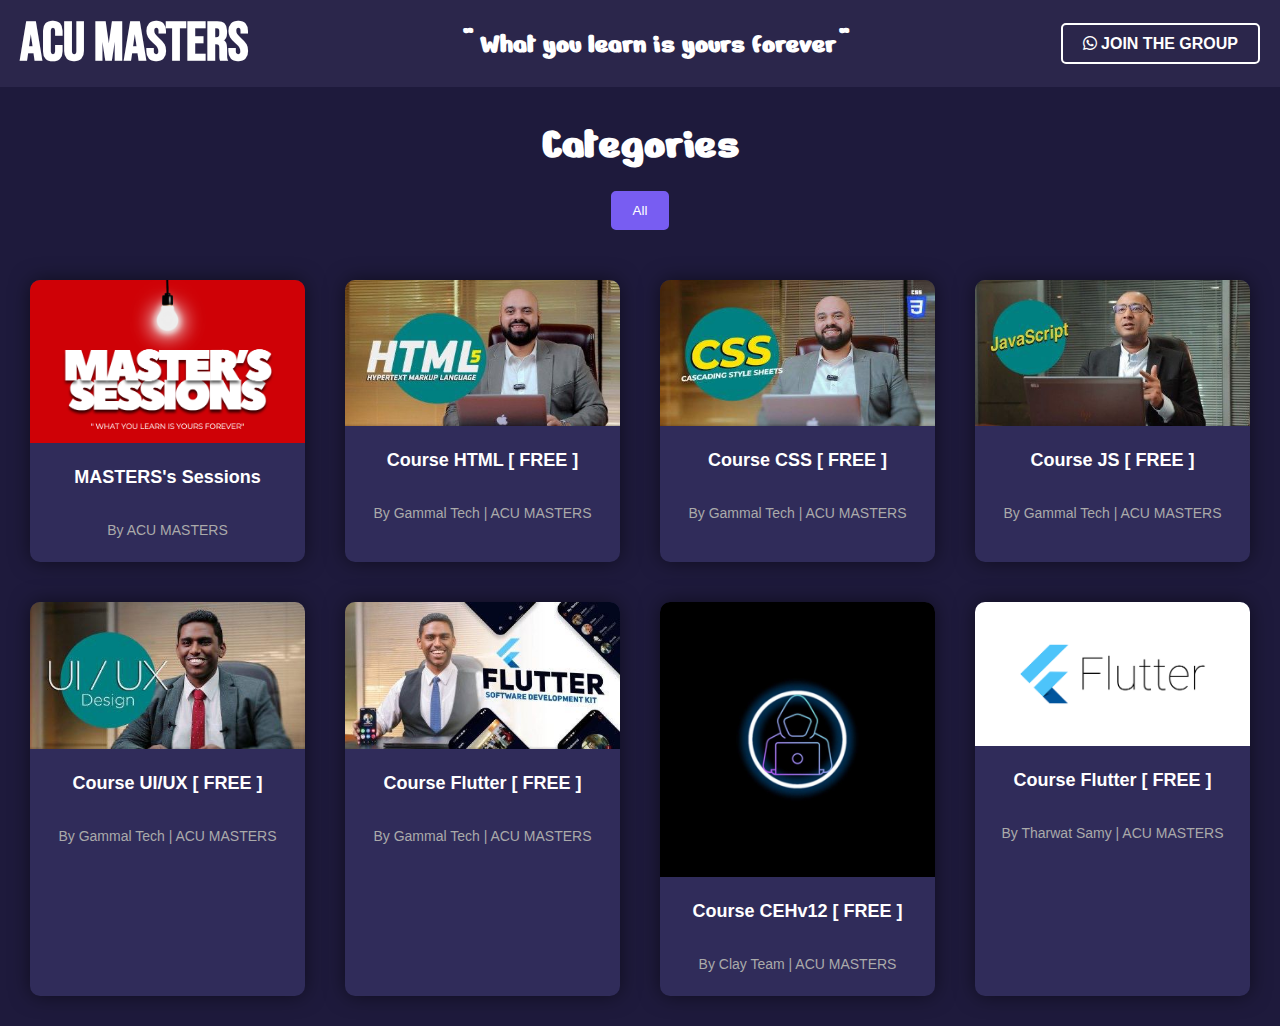
<file: index.html>
<!DOCTYPE html>
<html lang="en">
<head>
    <meta charset="UTF-8">
    <meta name="viewport" content="width=device-width, initial-scale=1.0">
    <title>ACU MASTERS</title>
    <link rel="stylesheet" href="styles.css">
    <link rel="stylesheet" href="https://cdnjs.cloudflare.com/ajax/libs/font-awesome/6.0.0-beta3/css/all.min.css">
    <link rel="icon" type="image/png" href="logo.png">
    <link rel="icon" type="image/x-icon" href="icon.jpg">
    <link rel="stylesheet" href="https://fonts.googleapis.com/css2?family=Bebas+Neue&display=swap">
    <link rel="stylesheet" href="https://fonts.googleapis.com/css2?family=Nerko+One&display=swap">

    <!-- Pre-loader CSS -->
    <style>
        /* Pre-loader styles */
        #preloader {
            position: fixed;
            top: 0;
            left: 0;
            width: 100%;
            height: 100%;
            background-color: #ffffff; /* or any color matching your theme */
            display: flex;
            align-items: center;
            justify-content: center;
            z-index: 9999;
        }

        .pre-loader {
            display: flex;
            font-size: 2rem;
            font-family: 'Bebas Neue', sans-serif;
            list-style: none;
            padding: 0;
        }

        .pre-loader li {
            margin: 0 0.2rem;
            animation: bounce 0.8s infinite alternate;
        }

        .pre-loader li:nth-child(1) { animation-delay: 0s; }
        .pre-loader li:nth-child(2) { animation-delay: 0.1s; }
        .pre-loader li:nth-child(3) { animation-delay: 0.2s; }
        .pre-loader li:nth-child(4) { animation-delay: 0.3s; }
        .pre-loader li:nth-child(5) { animation-delay: 0.4s; }
        .pre-loader li:nth-child(6) { animation-delay: 0.5s; }
        .pre-loader li:nth-child(7) { animation-delay: 0.6s; }

        @keyframes bounce {
            0% { transform: translateY(0); }
            100% { transform: translateY(-30px); }
        }
    </style>
</head>
<body>
    <!-- Pre-loader -->
    <div id="preloader">
        <ul class="pre-loader">
            <li>L</li>
            <li>O</li>
            <li>A</li>
            <li>D</li>
            <li>I</li>
            <li>N</li>
            <li>G</li>
        </ul>
    </div>

    <!-- Your existing content -->
    <header>
        <div class="logo">
            <h1 style="font-size: 55px;">ACU MASTERS</h1>
        </div>
        <h2>" What you learn is yours forever"</h2>
        <div class="cta">
            <a href="https://chat.whatsapp.com/BtoyeC5io8ZF40tfcTUGoT" class="work-with-us">
                <i class="fab fa-whatsapp"></i> JOIN THE GROUP
            </a>
        </div>
    </header>

    <section class="categories">
        <h2>Categories</h2>
        <div class="category-list">
            <button class="active">All</button>
        </div>
    </section>

    <section class="articles">
        <!-- Row 1 -->
        <div class="article-card">
            <a href="sessions.html">
                <img src="master's_session.png" alt="MASTERS Sessions">
            </a>
            <h3>MASTERS's Sessions</h3>
            <p>By ACU MASTERS</p>
        </div>
        <div class="article-card">
            <a href="https://mega.nz/file/t2VxSCwT#pXao7MiPWlfDccnnT-6TmbUkONpIu691dndUGx04ojc"target="_blank">
                <img src="gammal_html.jpg" alt="HTML Course">
            </a>
            <h3>Course HTML [ FREE ]</h3>
            <p>By Gammal Tech | ACU MASTERS</p>
        </div>
        <div class="article-card">
            <a href="https://mega.nz/folder/VnNk1LoA#A3V4sM9UgZ7FMEQzH66pkg"target="_blank">
                <img src="gammal.css.jpg" alt="CSS Course">
            </a>
            <h3>Course CSS [ FREE ]</h3>
            <p>By Gammal Tech | ACU MASTERS</p>
        </div>
        <div class="article-card">
            <a href="https://mega.nz/folder/xqFgDTJQ#wtdNeVVZNvKW4IQsZ0rrDQ"target="_blank">
                <img src="gammal_js.jpg" alt="JS Course">
            </a>
            <h3>Course JS [ FREE ]</h3>
            <p>By Gammal Tech | ACU MASTERS</p>
        </div>
        <div class="article-card">
            <a href="https://mega.nz/file/9zcXHJBS#yZCAFIEQHaunm_uojXMBbeypqbS8RAf8SwgZVMfq-SE"target="_blank">
                <img src="gammal_uiux.jpg" alt="UI/UX Course">
            </a>
            <h3>Course UI/UX [ FREE ]</h3>
            <p>By Gammal Tech | ACU MASTERS</p>
        </div>
        <div class="article-card">
            <a href="https://mega.nz/folder/onUQVKyR#fitpBr42HZS9euQZNPBNfg"target="_blank">
                <img src="gammal_flutter.jpg" alt="JS Course">
            </a>
            <h3>Course Flutter [ FREE ]</h3>
            <p>By Gammal Tech | ACU MASTERS</p>
        </div>
    
        <!-- Row 2 (Duplicated Cards) -->
        <div class="article-card">
            <a href="https://mega.nz/file/kSV1GLhZ#610TGcA_XR1qeZkgCHlD0UWaVOci5z7Sft7PWpaK3Rc"target="_blank">
                <img src="cehv12.jpg" alt="HTML Course">
            </a>
            <h3>Course CEHv12 [ FREE ]</h3>
            <p>By Clay Team | ACU MASTERS</p>
        </div>
        <div class="article-card">
            <a href="https://www.mediafire.com/file/8cxrp7x248fni48/Flutter+%26+Firebase+Build+Your+Own+E-Commerce+App.rar/file"target="_blank">
                <img src="flutter.png" alt="CSS Course">
            </a>
            <h3>Course Flutter [ FREE ]</h3>
            <p>By Tharwat Samy | ACU MASTERS</p>
        </div>
    </section>

    <!-- Hide the pre-loader once the page is fully loaded -->
    <script>
        window.addEventListener('load', function() {
            const preloader = document.getElementById('preloader');
            preloader.style.display = 'none';
        });
    </script>
</body>
</html>
</file>
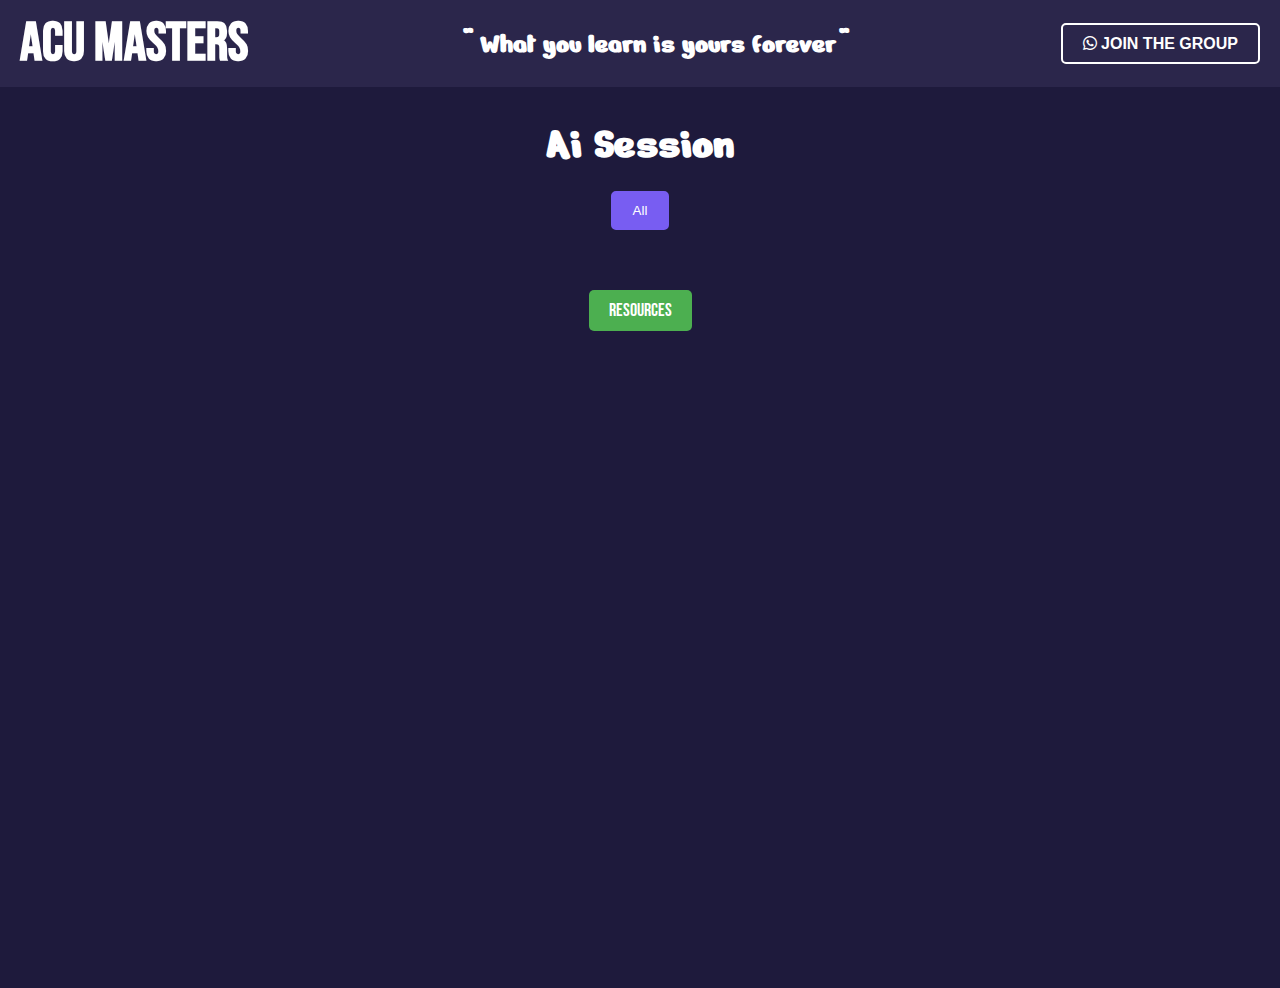
<file: ai_preview.html>
<!DOCTYPE html>
<html lang="en">
<head>
    <meta charset="UTF-8">
    <meta name="viewport" content="width=device-width, initial-scale=1.0">
    <title>Preview</title>
    <link rel="stylesheet" href="styles.css">
    <link rel="stylesheet" href="https://cdnjs.cloudflare.com/ajax/libs/font-awesome/6.0.0-beta3/css/all.min.css">
    <link rel="icon" type="image/png" href="logo.png">
    <link rel="icon" type="image/x-icon" href="icon.jpg">
    <link rel="stylesheet" href="https://fonts.googleapis.com/css2?family=Bebas+Neue&display=swap">
    <link rel="stylesheet" href="https://fonts.googleapis.com/css2?family=Nerko One&display=swap">
</head>
<body>
    <header>
        <div class="logo">
          <h1 style="font-size: 55px;">ACU MASTERS</h1>

        </div>
        <h2>" What you learn is yours forever"</h2>
        <div class="cta">
            <a href="https://chat.whatsapp.com/BtoyeC5io8ZF40tfcTUGoT" class="work-with-us">
                <i class="fab fa-whatsapp"></i> JOIN THE GROUP
            </a>
        </div>
    </header>

    <section class="categories">
        <h2>Ai Session</h2>
        <div class="category-list">
            <button class="active">All</button>
        </div>
    </section>
    <section class="articles">
      <!-- Row 1 -->
      <button onclick="location.href='https://drive.google.com/file/d/1l5FRBXGPuMHSj71t3A8OB_y6Y3PCHkKM/view?usp=drive_link'"target="_blank" class="btn">Resources</button>
  


    </section>

    <section class="articles">
      <!-- Row 1 -->
      <iframe width="1026" height="577" src="https://www.youtube.com/embed/MV8_jBfTaGc" title="Artificial Intelligence Session" frameborder="0" allow="accelerometer; autoplay; clipboard-write; encrypted-media; gyroscope; picture-in-picture; web-share" referrerpolicy="strict-origin-when-cross-origin" allowfullscreen></iframe>
  
    </section>
  
</body>
</html>
</file>
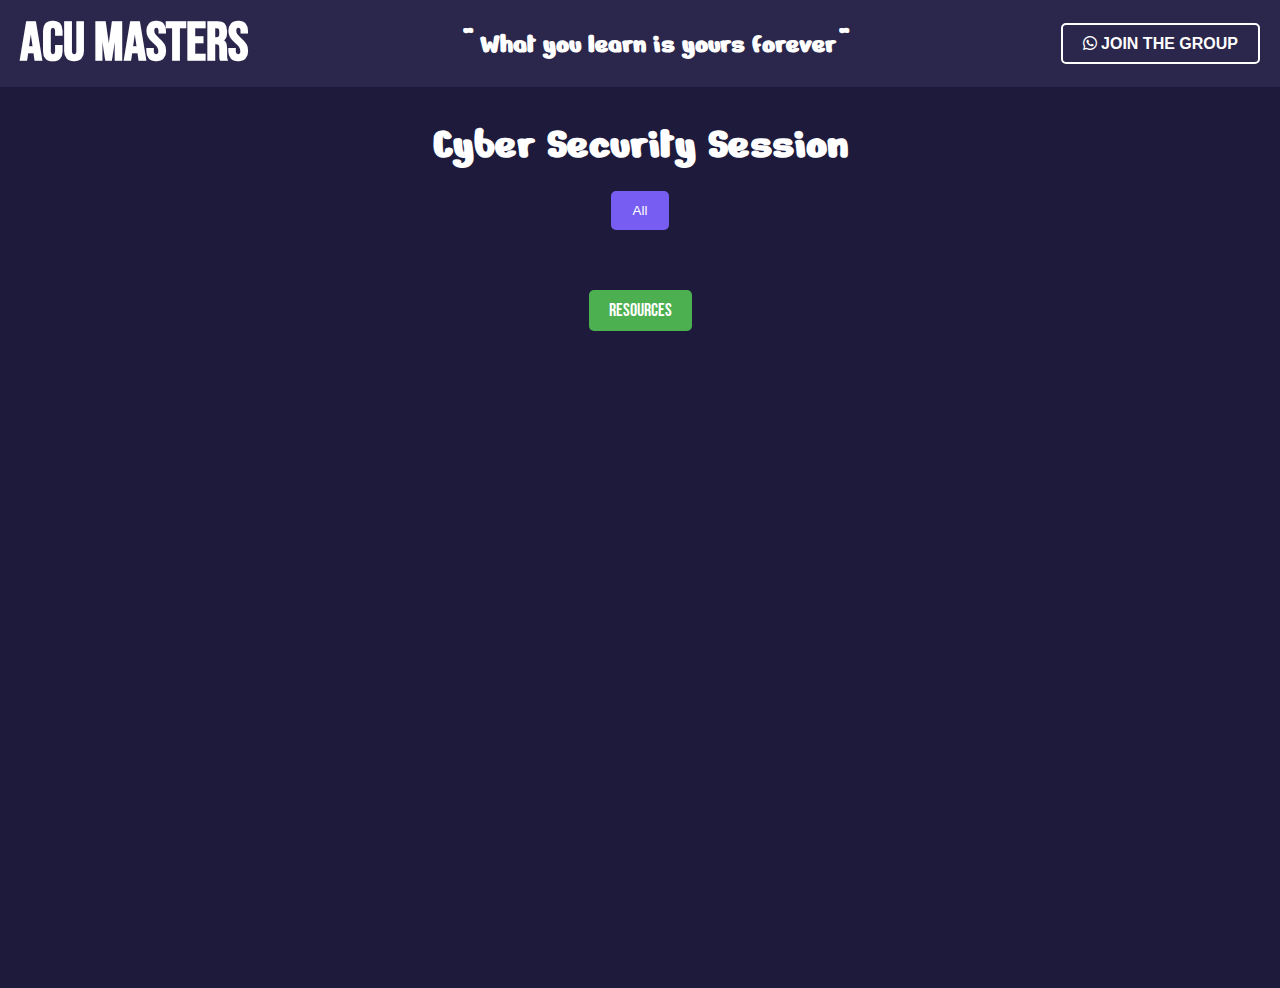
<file: cyber_preview.html>
<!DOCTYPE html>
<html lang="en">
<head>
    <meta charset="UTF-8">
    <meta name="viewport" content="width=device-width, initial-scale=1.0">
    <title>Preview</title>
    <link rel="stylesheet" href="styles.css">
    <link rel="stylesheet" href="https://cdnjs.cloudflare.com/ajax/libs/font-awesome/6.0.0-beta3/css/all.min.css">
    <link rel="icon" type="image/png" href="logo.png">
    <link rel="icon" type="image/x-icon" href="icon.jpg">
    <link rel="stylesheet" href="https://fonts.googleapis.com/css2?family=Bebas+Neue&display=swap">
    <link rel="stylesheet" href="https://fonts.googleapis.com/css2?family=Nerko One&display=swap">
</head>
<body>
    <header>
        <div class="logo">
          <h1 style="font-size: 55px;">ACU MASTERS</h1>

        </div>
        <h2>" What you learn is yours forever"</h2>
        <div class="cta">
            <a href="https://chat.whatsapp.com/BtoyeC5io8ZF40tfcTUGoT" class="work-with-us">
                <i class="fab fa-whatsapp"></i> JOIN THE GROUP
            </a>
        </div>
    </header>

    <section class="categories">
        <h2>Cyber Security Session</h2>
        <div class="category-list">
            <button class="active">All</button>
        </div>
    </section>
    <section class="articles">
      <!-- Row 1 -->
      <button onclick="location.href='https://drive.google.com/file/d/1R5b2hDLYjOHiLejuFS3SdTWLIcnIOmHj/view?usp=drive_link' "target="_blank" class="btn">Resources</button>
  


    </section>

    <section class="articles">
      <!-- Row 1 -->
      <iframe width="1026" height="577" src="https://www.youtube.com/embed/a42ZApH2EvY" title="Meeting Recording cybersecurity" frameborder="0" allow="accelerometer; autoplay; clipboard-write; encrypted-media; gyroscope; picture-in-picture; web-share" referrerpolicy="strict-origin-when-cross-origin" allowfullscreen></iframe>  </section>

  
    </section>
  
</body>
</html>
</file>
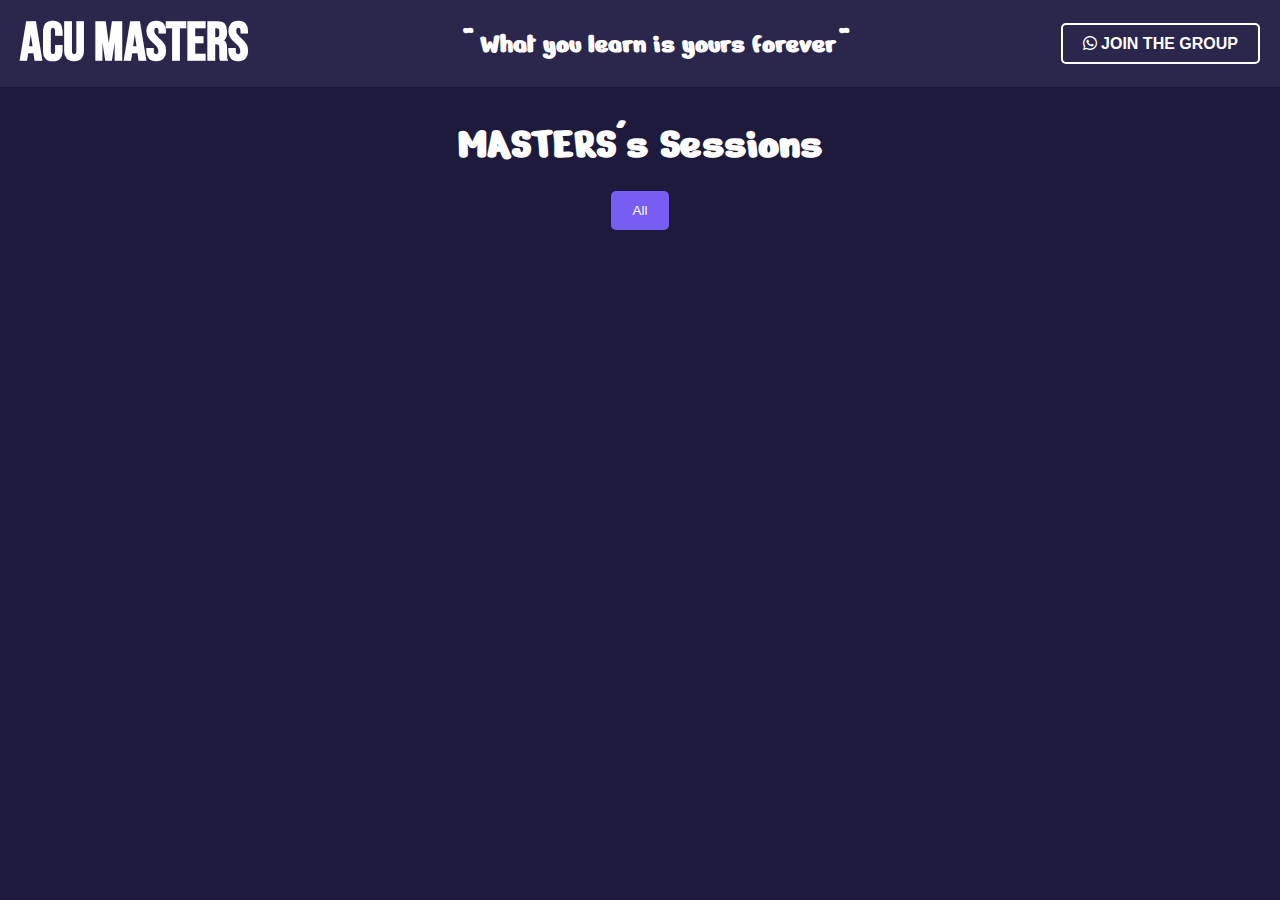
<file: flutter_preview.html>
<!DOCTYPE html>
<html lang="en">
<head>
    <meta charset="UTF-8">
    <meta name="viewport" content="width=device-width, initial-scale=1.0">
    <title>Preview</title>
    <link rel="stylesheet" href="styles.css">
    <link rel="stylesheet" href="https://cdnjs.cloudflare.com/ajax/libs/font-awesome/6.0.0-beta3/css/all.min.css">
    <link rel="icon" type="image/png" href="logo.png">
    <link rel="icon" type="image/x-icon" href="icon.jpg">
    <link rel="stylesheet" href="https://fonts.googleapis.com/css2?family=Bebas+Neue&display=swap">
    <link rel="stylesheet" href="https://fonts.googleapis.com/css2?family=Nerko One&display=swap">
</head>
<body>
    <header>
        <div class="logo">
          <h1 style="font-size: 55px;">ACU MASTERS</h1>

        </div>
        <h2>" What you learn is yours forever"</h2>
        <div class="cta">
            <a href="https://chat.whatsapp.com/BtoyeC5io8ZF40tfcTUGoT" class="work-with-us">
                <i class="fab fa-whatsapp"></i> JOIN THE GROUP
            </a>
        </div>
    </header>

    <section class="categories">
        <h2>MASTERS's Sessions</h2>
        <div class="category-list">
            <button class="active">All</button>
        </div>
    </section>

    <section class="articles">
      <!-- Row 1 -->
      
      <iframe width="1026" height="577" src="https://www.youtube.com/embed/Q04D0IswA9E" title="Orientation meeting for flutter" frameborder="0" allow="accelerometer; autoplay; clipboard-write; encrypted-media; gyroscope; picture-in-picture; web-share" referrerpolicy="strict-origin-when-cross-origin" allowfullscreen></iframe>  </section>
  
</body>
</html>
</file>
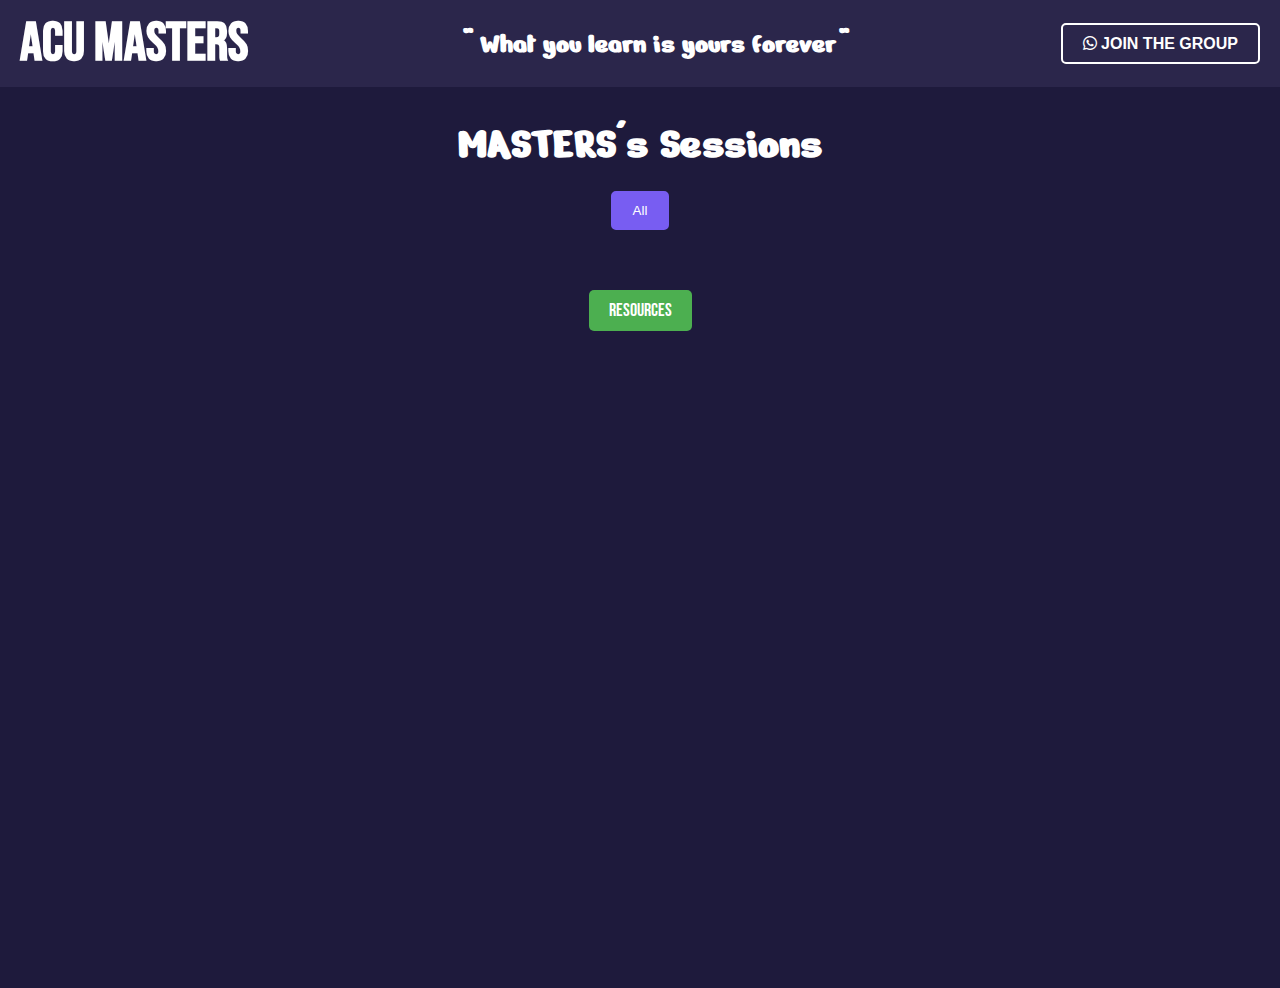
<file: front_preview.html>
<!DOCTYPE html>
<html lang="en">
<head>
    <meta charset="UTF-8">
    <meta name="viewport" content="width=device-width, initial-scale=1.0">
    <title>Preview</title>
    <link rel="stylesheet" href="styles.css">
    <link rel="stylesheet" href="https://cdnjs.cloudflare.com/ajax/libs/font-awesome/6.0.0-beta3/css/all.min.css">
    <link rel="icon" type="image/png" href="logo.png">
    <link rel="icon" type="image/x-icon" href="icon.jpg">
    <link rel="stylesheet" href="https://fonts.googleapis.com/css2?family=Bebas+Neue&display=swap">
    <link rel="stylesheet" href="https://fonts.googleapis.com/css2?family=Nerko One&display=swap">
</head>
<body>
    <header>
        <div class="logo">
          <h1 style="font-size: 55px;">ACU MASTERS</h1>

        </div>
        <h2>" What you learn is yours forever"</h2>
        <div class="cta">
            <a href="https://chat.whatsapp.com/BtoyeC5io8ZF40tfcTUGoT" class="work-with-us">
                <i class="fab fa-whatsapp"></i> JOIN THE GROUP
            </a>
        </div>
    </header>

    <section class="categories">
        <h2>MASTERS's Sessions</h2>
        <div class="category-list">
            <button class="active">All</button>
        </div>
    </section>
    <section class="articles">
      <!-- Row 1 -->
      <button onclick="location.href='https://prezi.com/view/62EKKeD5zfa0o4KswqCU/' "target="_blank" class="btn">Resources</button>
  


    </section>
    <section class="articles">
      <!-- Row 1 -->
      
      <iframe width="1026" height="577" src="https://www.youtube.com/embed/k8C7NWwkTQA" title="Front-end" frameborder="0" allow="accelerometer; autoplay; clipboard-write; encrypted-media; gyroscope; picture-in-picture; web-share" referrerpolicy="strict-origin-when-cross-origin" allowfullscreen></iframe>  </section>
  
</body>
</html>
</file>
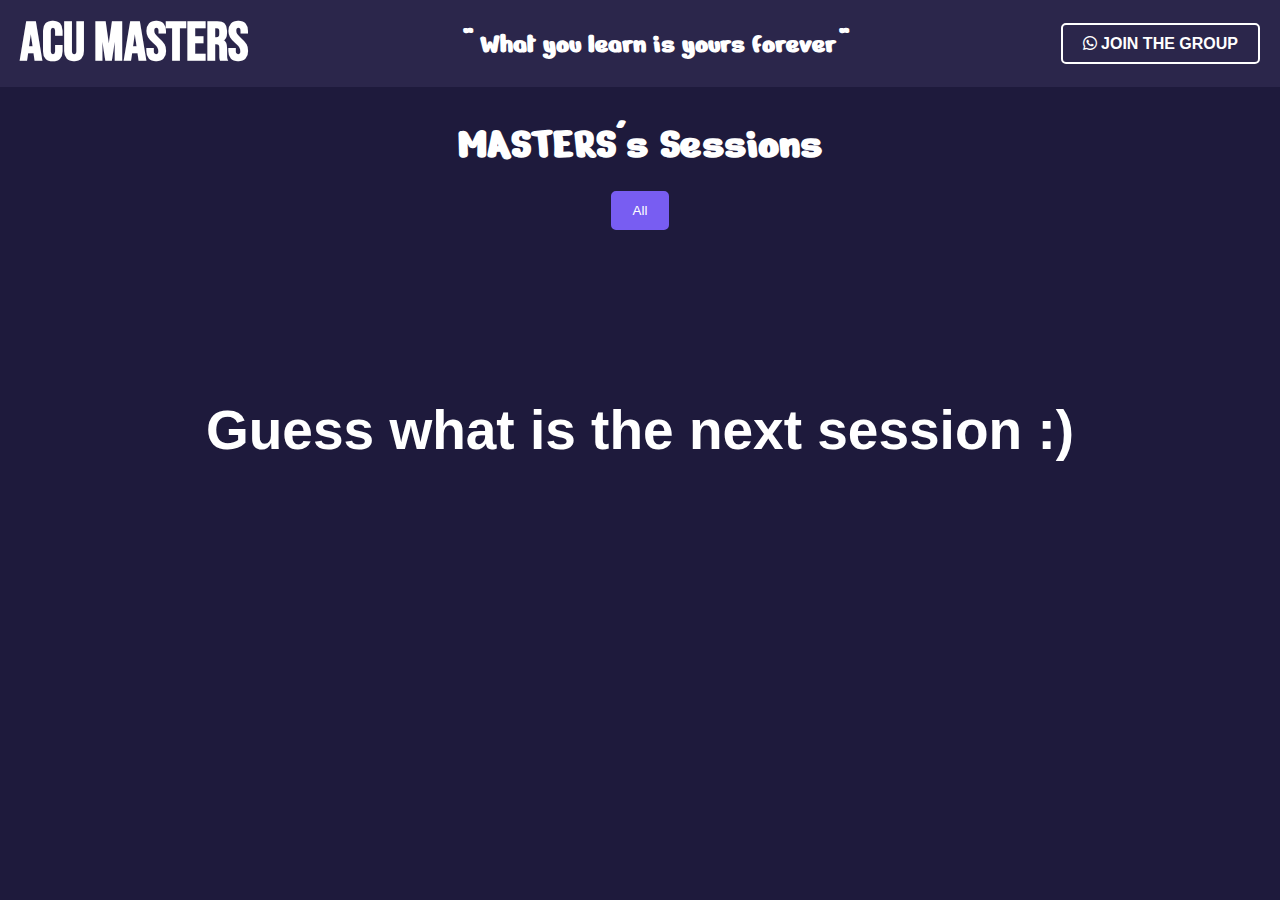
<file: guess.html>
<!DOCTYPE html>
<html lang="en">
<head>
    <meta charset="UTF-8">
    <meta name="viewport" content="width=device-width, initial-scale=1.0">
    <title>Preview</title>
    <link rel="stylesheet" href="styles.css">
    <link rel="stylesheet" href="https://cdnjs.cloudflare.com/ajax/libs/font-awesome/6.0.0-beta3/css/all.min.css">
    <link rel="icon" type="image/png" href="logo.png">
    <link rel="icon" type="image/x-icon" href="icon.jpg">
    <link rel="stylesheet" href="https://fonts.googleapis.com/css2?family=Bebas+Neue&display=swap">
    <link rel="stylesheet" href="https://fonts.googleapis.com/css2?family=Nerko One&display=swap">
</head>
<body>
    <header>
        <div class="logo">
          <h1 style="font-size: 55px;">ACU MASTERS</h1>

        </div>
        <h2>" What you learn is yours forever"</h2>
        <div class="cta">
            <a href="https://chat.whatsapp.com/BtoyeC5io8ZF40tfcTUGoT" class="work-with-us">
                <i class="fab fa-whatsapp"></i> JOIN THE GROUP
            </a>
        </div>
    </header>

    <section class="categories">
        <h2>MASTERS's Sessions</h2>
        <div class="category-list">
            <button class="active">All</button>
        </div>
    </section>

    <section class="articles">
      <!-- Row 1 -->
      
      <h6 style="font-size: 55px;">Guess what is the next session  :)</h6>
  </section>
  
</body>
</html>
</file>
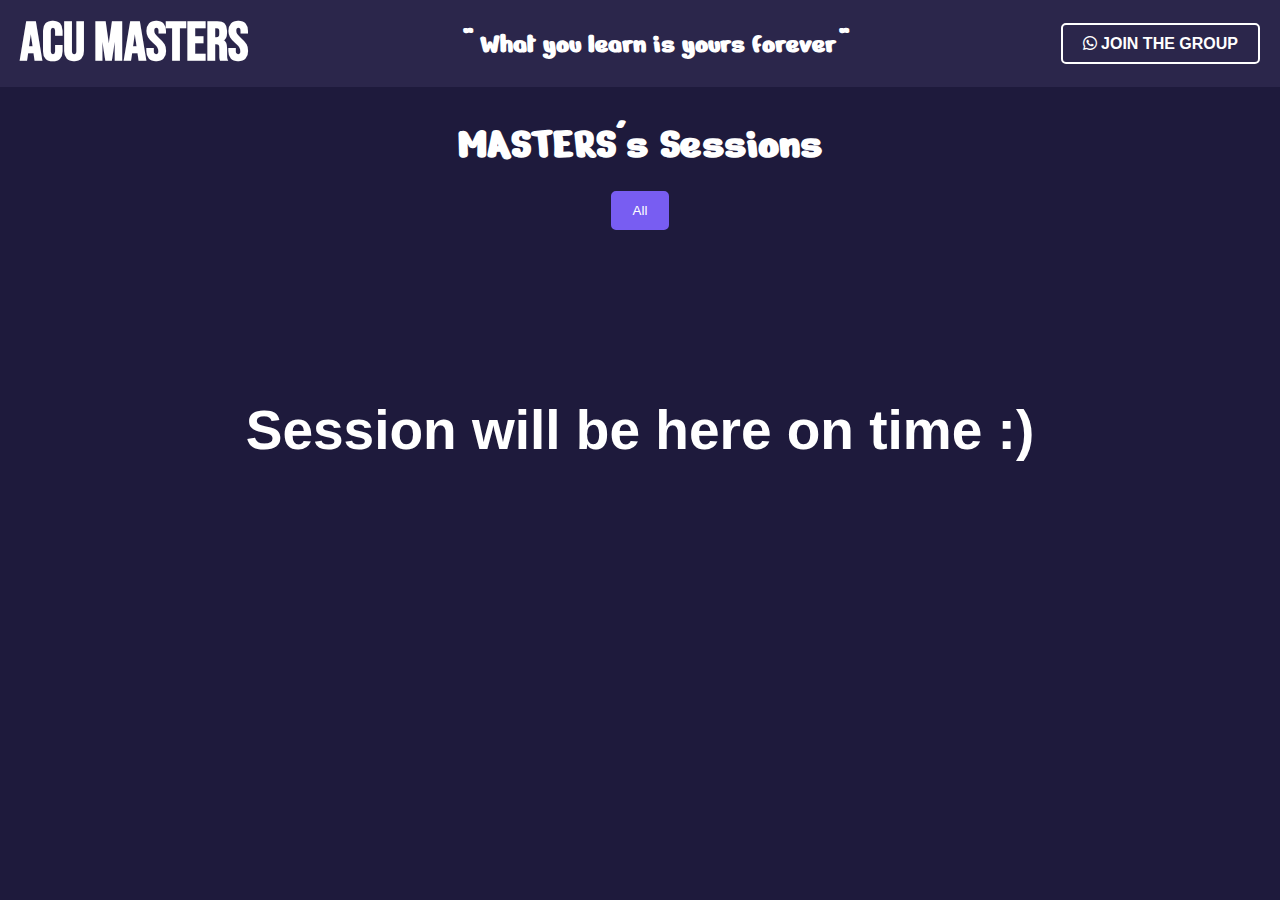
<file: ps_preview.html>
<!DOCTYPE html>
<html lang="en">
<head>
    <meta charset="UTF-8">
    <meta name="viewport" content="width=device-width, initial-scale=1.0">
    <title>Preview</title>
    <link rel="stylesheet" href="styles.css">
    <link rel="stylesheet" href="https://cdnjs.cloudflare.com/ajax/libs/font-awesome/6.0.0-beta3/css/all.min.css">
    <link rel="icon" type="image/png" href="logo.png">
    <link rel="icon" type="image/x-icon" href="icon.jpg">
    <link rel="stylesheet" href="https://fonts.googleapis.com/css2?family=Bebas+Neue&display=swap">
    <link rel="stylesheet" href="https://fonts.googleapis.com/css2?family=Nerko One&display=swap">
</head>
<body>
    <header>
        <div class="logo">
          <h1 style="font-size: 55px;">ACU MASTERS</h1>

        </div>
        <h2>" What you learn is yours forever"</h2>
        <div class="cta">
            <a href="https://chat.whatsapp.com/BtoyeC5io8ZF40tfcTUGoT" class="work-with-us">
                <i class="fab fa-whatsapp"></i> JOIN THE GROUP
            </a>
        </div>
    </header>

    <section class="categories">
        <h2>MASTERS's Sessions</h2>
        <div class="category-list">
            <button class="active">All</button>
        </div>
    </section>

    <section class="articles">
      <!-- Row 1 -->
      
      <h6 style="font-size: 55px;">Session will be here on time  :)</h6>
  </section>
  
</body>
</html>
</file>
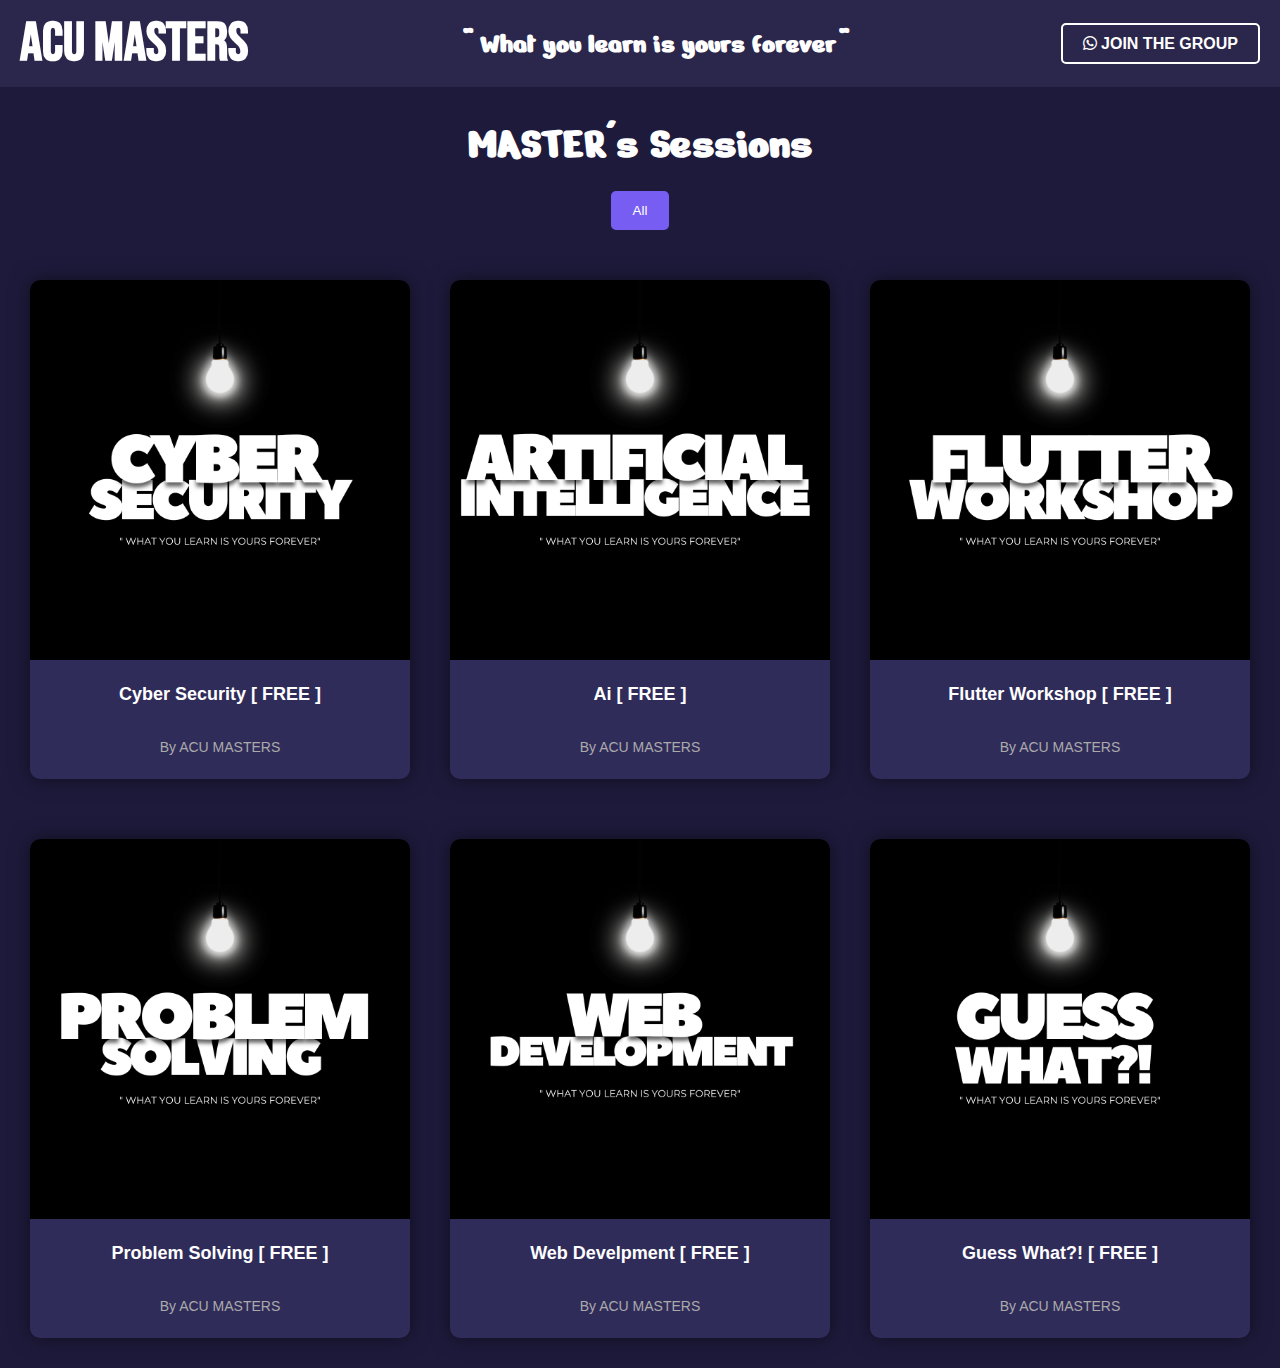
<file: sessions.html>
<!DOCTYPE html>
<html lang="en">
<head>
    <meta charset="UTF-8">
    <meta name="viewport" content="width=device-width, initial-scale=1.0">
    <title>Sessions</title>
    <link rel="stylesheet" href="styles.css">
    <link rel="stylesheet" href="https://cdnjs.cloudflare.com/ajax/libs/font-awesome/6.0.0-beta3/css/all.min.css">
    <link rel="icon" type="image/png" href="logo.png">
    <link rel="icon" type="image/x-icon" href="icon.jpg">
    <link rel="stylesheet" href="https://fonts.googleapis.com/css2?family=Bebas+Neue&display=swap">
    <link rel="stylesheet" href="https://fonts.googleapis.com/css2?family=Nerko One&display=swap">
</head>
<body>
    <header>
        <div class="logo">
          <h1 style="font-size: 55px;">ACU MASTERS</h1>

        </div>
        <h2>" What you learn is yours forever"</h2>
        <div class="cta">
            <a href="https://chat.whatsapp.com/BtoyeC5io8ZF40tfcTUGoT" class="work-with-us">
                <i class="fab fa-whatsapp"></i> JOIN THE GROUP
            </a>
        </div>
    </header>

    <section class="categories">
        <h2>MASTER's Sessions</h2>
        <div class="category-list">
            <button class="active">All</button>
        </div>
    </section>

    <section class="articles">
      <!-- Row 1 -->
      <div class="article-card">
        <a href="cyber_preview.html" target="_blank">
            <img src="cyber session.png" alt="CSS Course">
        </a>
        <h3>Cyber Security [ FREE ]</h3>
        <p>By ACU MASTERS</p>
    </div>
    
    <div class="article-card">
      <a href="ai_preview.html" target="_blank">
          <img src="ai_session.png" alt="CSS Course">
      </a>
      <h3>Ai [ FREE ]</h3>
      <p>By ACU MASTERS</p>
  </div>
      <div class="article-card">
          <a href="flutter_preview.html" target="_blank">
              <img src="flutter session.png" alt="CSS Course">
          </a>
          <h3>Flutter Workshop [ FREE ]</h3>
          <p>By ACU MASTERS</p>
      </div>
      
      
  </section>
  <section class="articles">
    <!-- Row 1 -->
    
    <div class="article-card">
      <a href="ps_preview.html" target="_blank">
          <img src="problem solving session.png" alt="HTML Course">
      </a>
      <h3>Problem Solving [ FREE ]</h3>
      <p>By ACU MASTERS</p>
  </div>
    <div class="article-card">
        <a href="front_preview.html" target="_blank">
            <img src="web session.png" alt="HTML Course">
        </a>
        <h3>Web Develpment [ FREE ]</h3>
        <p>By ACU MASTERS</p>
    </div>
    <div class="article-card">
        <a href="guess.html" target="_blank">
            <img src="guess.png" alt="CSS Course">
        </a>
        <h3>Guess What?! [ FREE ]</h3>
        <p>By ACU MASTERS</p>
    </div>
    
    
</section>
  
</body>
</html>
</file>
<file: styles.css>
body {
  font-family: Arial, sans-serif;
  background-color: #1e1a3c;
  color: white;
  margin: 0;
  padding: 0;
}

header {
  display: flex;
  justify-content: space-between;
  align-items: center;
  padding: 20px;
  background-color: #2b264b;
}

header .logo h1 {
  margin: 0;
  font-size: 240px;
}

header nav ul {
  list-style: none;
  margin: 0;
  padding: 0;
  display: flex;
  gap: 20px;
}

header nav ul li a {
  color: white;
  text-decoration: none;
  font-size: 16px;
  transition: color 0.3s;
}

header nav ul li a:hover {
  color: #785df2;
}

header .cta .work-with-us {
  background-color: transparent;
  border: 2px solid #ffffff;
  color: white;
  padding: 10px 20px;
  text-decoration: none;
  border-radius: 5px;
  font-weight: bold;
  transition: background-color 0.3s, border-color 0.3s, color 0.3s;
}

header .cta .work-with-us:hover {
  background-color: #785df2;
  border-color: #785df2;
  color: white;
}

.categories {
  text-align: center;
  padding: 20px;
}

.categories h2 {
  margin-bottom: 20px;
}

.category-list {
  display: flex;
  justify-content: center;
  gap: 15px;
}

.category-list button {
  background-color: transparent;
  border: 2px solid #555;
  color: white;
  padding: 10px 20px;
  border-radius: 5px;
  cursor: pointer;
  transition: background-color 0.3s, border-color 0.3s, color 0.3s;
}

.category-list .active {
  background-color: #785df2;
  border-color: #785df2;
}

.category-list button:hover {
  background-color: #785df2;
  border-color: #785df2;
  color: white;
}

.articles {
  display: flex;
  justify-content: center;
  gap: 20px;
  padding: 20px;
}

.article-card {
  background-color: #302c5a;
  border-radius: 10px;
  overflow: hidden;
  width: 300px;
  text-align: center;
  box-shadow: 0 0 20px rgba(0, 0, 0, 0.5);
  transition: transform 0.3s ease, box-shadow 0.3s ease;
  cursor: pointer;
}

.article-card:hover {
  transform: translateY(-10px) scale(1.05);
  box-shadow: 0 20px 40px rgba(0, 0, 0, 0.7);
}

.article-card img {
  width: 100%;
  height: auto;
  transition: transform 0.3s ease;
}

.article-card:hover img {
  transform: scale(1.1);
}

.article-card h3 {
  padding: 10px;
  font-size: 18px;
}

.article-card p {
  padding: 10px;
  font-size: 14px;
  color: #aaa;
}
/* Apply the Bebas Neue font to h1 */
h1 {
  font-family: 'Bebas Neue', sans-serif;
  font-size: 36px; /* Adjust size as needed */
  margin: 0;
}

/* Other existing styles */
body {
  font-family: Arial, sans-serif;
  background-color: #1e1a3c;
  color: white;
  margin: 0;
  padding: 0;
}

header {
  display: flex;
  justify-content: space-between;
  align-items: center;
  padding: 20px;
  background-color: #2b264b;
}

.articles {
  display: flex;
  flex-wrap: wrap; /* Allows the cards to wrap onto the next row */
  justify-content: center;
  gap: 20px;
  padding: 20px;
}

.article-card {
  background-color: #302c5a;
  border-radius: 10px;
  overflow: hidden;
  width: 300px;
  text-align: center;
  box-shadow: 0 0 20px rgba(0, 0, 0, 0.5);
  transition: transform 0.3s ease, box-shadow 0.3s ease;
  cursor: pointer;
  flex: 1 1 calc(25% - 40px); /* Ensure proper spacing between rows */
  margin: 10px; /* Adjust spacing */
}

header .logo h1 {
  margin: 0;
  font-size: 80px;
}
/* Apply the Bebas Neue font to h1 */
h1 {
  font-family: 'Bebas Neue', sans-serif;
  font-size: 80px; /* Adjust size as needed */
  margin: 0;
}

/* Apply the Indie Flower font to h2 */
h2 {
  font-family: 'Nerko One', cursive;
  font-size: 45px; /* Adjust size as needed */
  margin: 0;
}


/* Other existing styles */
body {
  font-family: Arial, sans-serif;
  background-color: #1e1a3c;
  color: white;
  margin: 0;
  padding: 0;
}

header {
  display: flex;
  justify-content: space-between;
  align-items: center;
  padding: 20px;
  background-color: #2b264b;
}

header .logo h1 {
  margin: 0;
  font-size: 24px;
}

/* ... (rest of your CSS) */

/* ... (rest of your CSS) */
/*__________________________________________________________________________________
/* Mobile (up to 480px) */
@media only screen and (max-width: 480px) {
  header {
    flex-direction: column;
    align-items: center;
    text-align: center;
  }

  header .logo h1 {
    font-size: 36px;
  }

  header h2 {
    font-size: 20px;
  }

  header .cta .work-with-us {
    padding: 8px 15px;
    font-size: 14px;
  }

  .articles {
    flex-direction: column;
  }

  .article-card {
    width: 100%;
    margin: 10px 0;
  }
}

/* Tablet (481px to 768px) */
@media only screen and (min-width: 481px) and (max-width: 768px) {
  header .logo h1 {
    font-size: 48px;
  }

  header h2 {
    font-size: 24px;
  }

  header .cta .work-with-us {
    padding: 10px 20px;
    font-size: 16px;
  }

  .articles {
    flex-direction: row;
    flex-wrap: wrap;
  }

  .article-card {
    width: calc(50% - 20px);
    margin: 10px;
  }
}

/* Desktop (769px and up) */
@media only screen and (min-width: 769px) {
  header .logo h1 {
    font-size: 55px;
  }

  header h2 {
    font-size: 28px;
  }

  .articles {
    flex-wrap: wrap;
    gap: 20px;
  }

  .article-card {
    width: calc(25% - 20px);
    margin: 10px;
  }
}
/* _____________________________________________________________
body {
  font-family: Arial, sans-serif;
  background-color: #1e1a3c;
  color: white;
  margin: 0;
  padding: 0;
  line-height: 1.6;
}

/* Adjust font sizes globally */
h1, h2, h3 {
  margin: 10px 0;
}

/* Adjust header styles */
header {
  display: flex;
  flex-wrap: wrap;
  justify-content: space-between;
  align-items: center;
  padding: 10px 20px;
  background-color: #2b264b;
}

/* Adjust article card styles */
.article-card {
  background-color: #302c5a;
  border-radius: 10px;
  overflow: hidden;
  width: 300px;
  text-align: center;
  box-shadow: 0 0 20px rgba(0, 0, 0, 0.5);
  transition: transform 0.3s ease, box-shadow 0.3s ease;
  cursor: pointer;
  margin: 10px;
}
.article-card img {
  width: 100%;
  height: auto;
}
ul.pre-loader {
  position: absolute;
  top: 50%;
  left: 50%;
  transform: translate(-50%, -50%);
  margin: 0;
  padding: 0;
}

ul.pre-loader li {
  list-style: none;
  color: #484848;
  display: inline;
  font-size: 5em;
  letter-spacing: 15px;
  animation: pre-load 3s linear infinite;
}

@keyframes pre-load {
  
  0% {
    color: #484848;
    text-shadow: none;
  }
  
  20% {
    color: #484848;
    text-shadow: none;
  }
  
  40% {
    color: #fff900;
    text-shadow: 0 0 7px #fff900, 0 0 50px #ff6c00;
  }
  
  60% {
    color: #484848;
    text-shadow: none;
  }
  
  80% {
    color: #484848;
    text-shadow: none;
  }
  
  100% {
    color: #484848;
    text-shadow: none;
  }
  
}

ul li:nth-child(1) {
  animation-delay: .2s;
}

ul.pre-loader li:nth-child(2) {
  animation-delay: .4s;
}

ul.pre-loader li:nth-child(3) {
  animation-delay: .6s;
}

ul.pre-loader li:nth-child(4) {
  animation-delay: .8s;
}

ul.pre-loader li:nth-child(5) {
  animation-delay: 1s;
}

ul.pre-loader li:nth-child(6) {
  animation-delay: 1.2s;
}

ul.pre-loader li:nth-child(7) {
  animation-delay: 1.4s;
}

@media screen and (max-width: 980px) {
  
  ul.pre-loader li {
    font-size: 30px;
    letter-spacing: 0;
  }
  
}
.btn {
            padding: 10px 20px;
            font-size: 18px;
            font-family: 'Bebas Neue', sans-serif;
            background-color: #4CAF50;
            color: white;
            border: none;
            border-radius: 5px;
            cursor: pointer;
            text-transform: uppercase;
            margin: 20px;
            display: inline-block;
        }

        .btn:hover {
            background-color: #45a049;
        }
</file>
